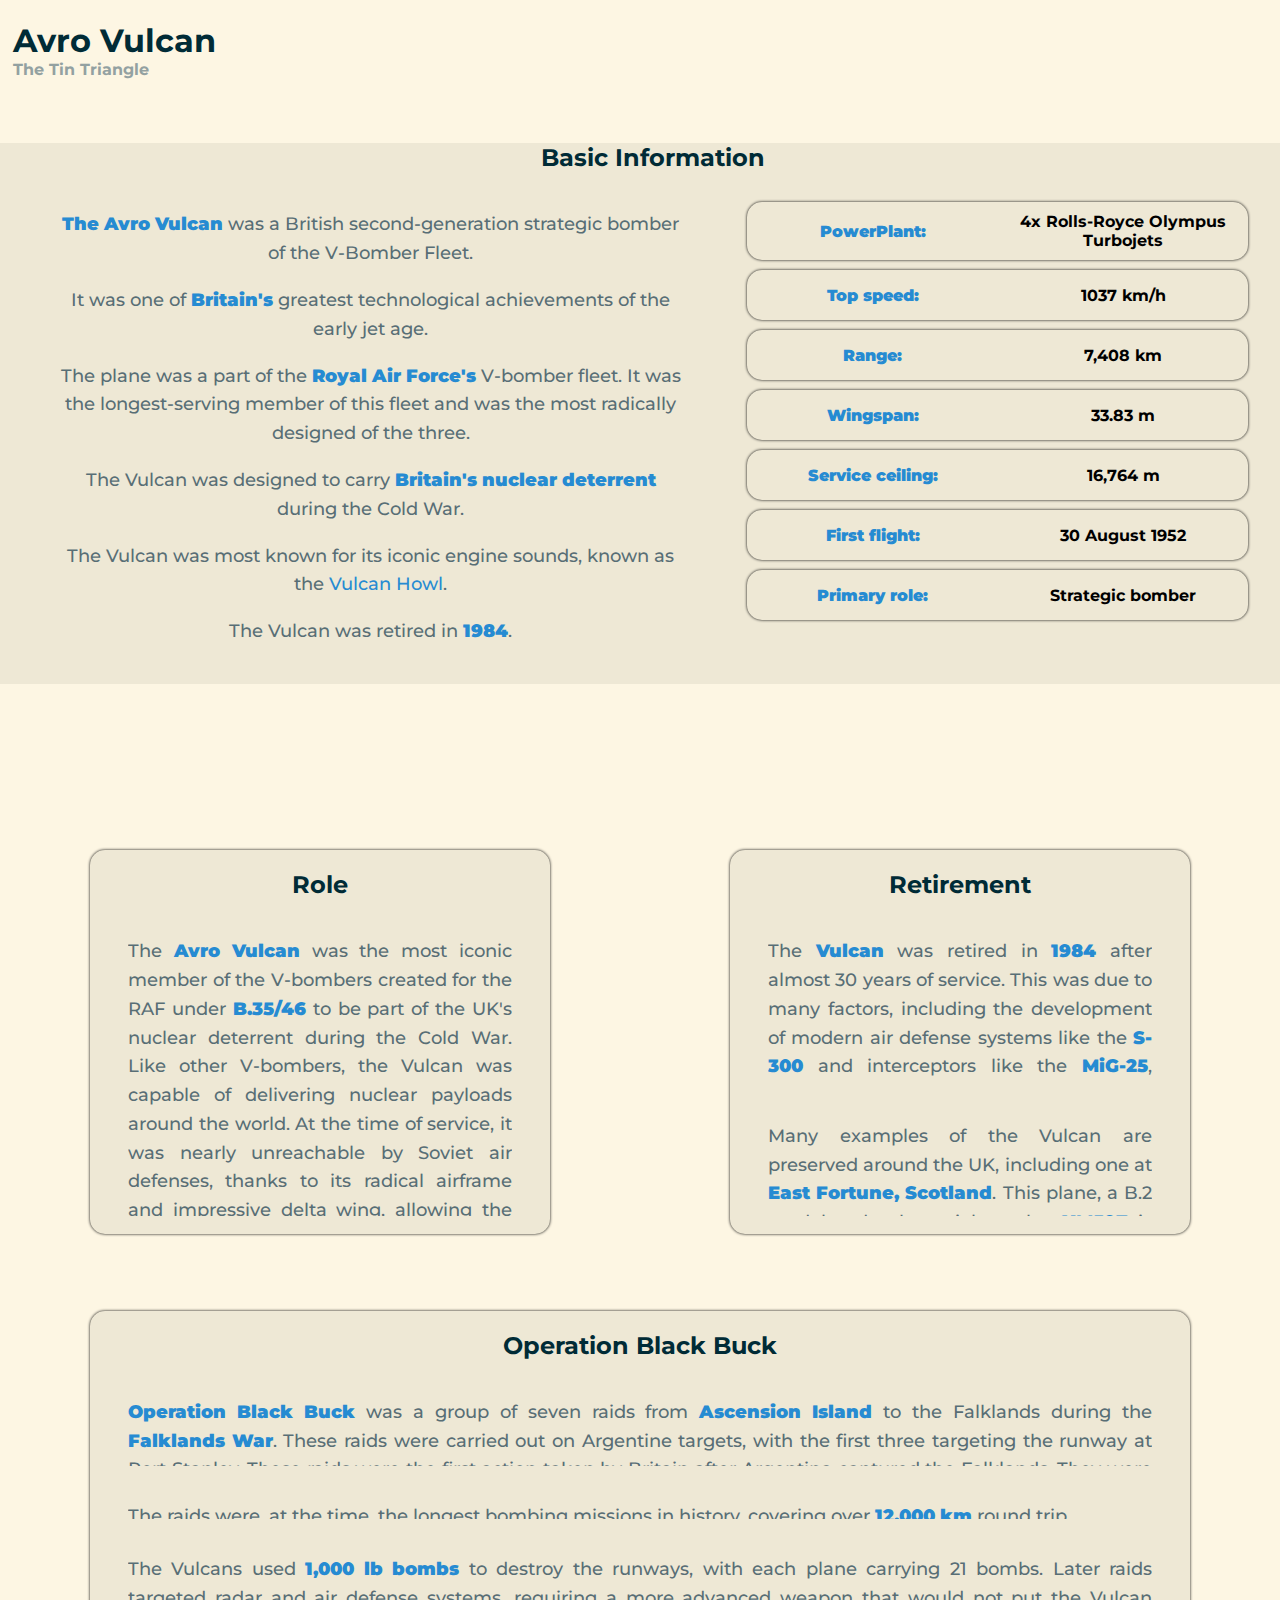
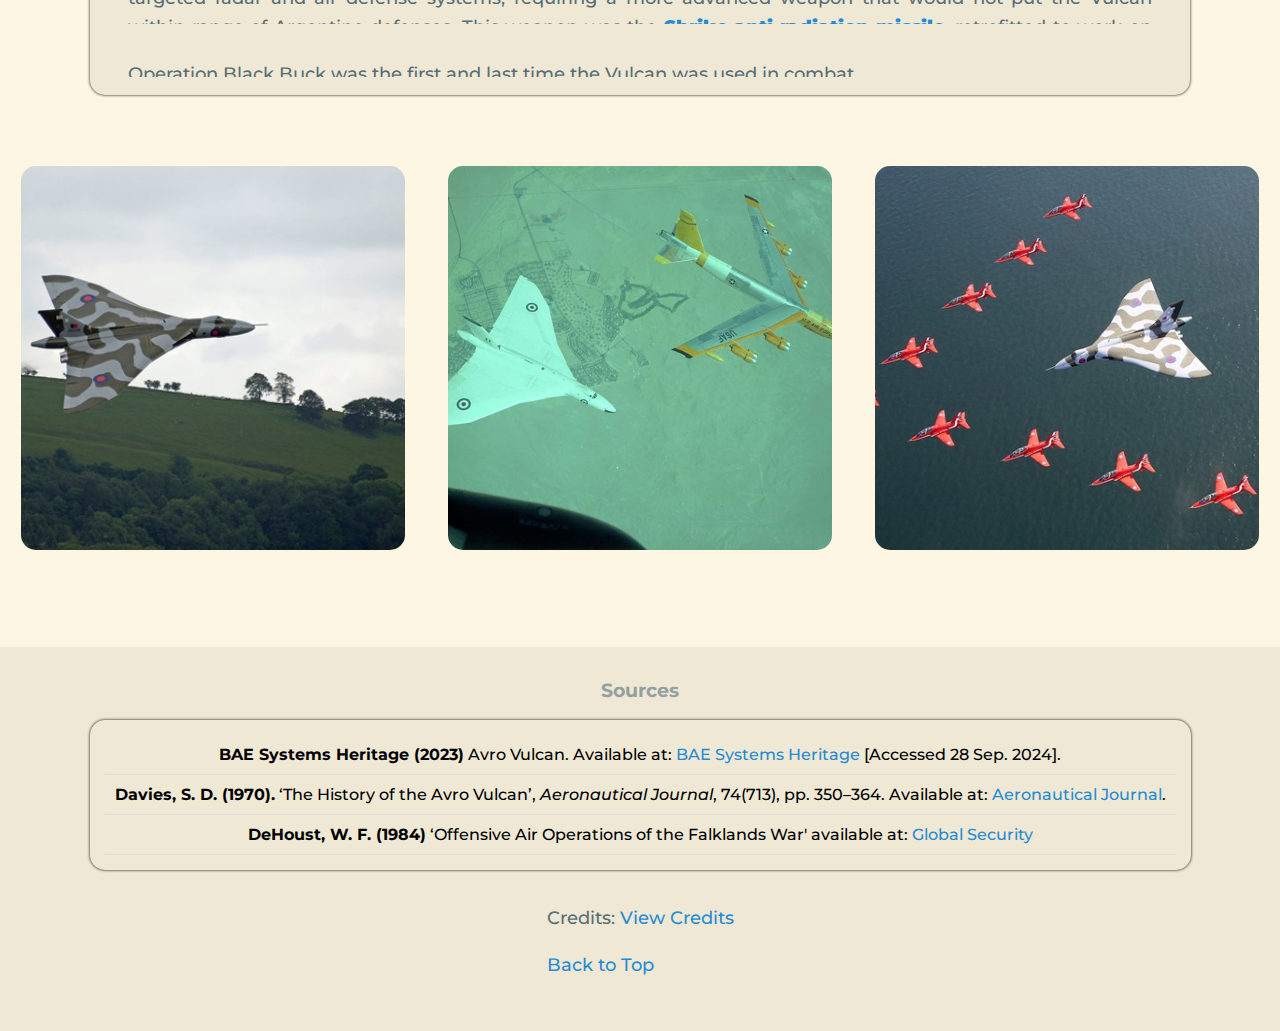
<file: TopicOne/personal/aaron/task1.7/index.html>
<!DOCTYPE html>
<html lang="en">
<head>
    <meta charset="UTF-8">
    <meta name="viewport" content="width=device-width, initial-scale=1.0">
    <meta name="description" content="Informational Page about the Avro Vulcan">

    <link rel="stylesheet" href="style.css">
    <link rel="preconnect" href="https://fonts.googleapis.com">
    <link rel="preconnect" href="https://fonts.gstatic.com" crossorigin>
    <link href="https://fonts.googleapis.com/css2?family=Montserrat:ital,wght@0,100..900;1,100..900&display=swap" rel="stylesheet">

    <title>Avro Vulcan</title>

</head>
<body>
    <header id="header">
        <h1>Avro Vulcan</h1>
        <h4>The Tin Triangle</h4>
    </header>
    <section class="ribben-section">
        <h2>Basic Information</h2>
        <div class="flex-container">
            <div class="flex-content" id="basic-text">
            <!--Text left-->
            <p><span class="highlight">The Avro Vulcan</span> was a British second-generation strategic bomber of the V-Bomber Fleet.</p>
            <p>It was one of <span class="highlight">Britain's</span> greatest technological achievements of the early jet age.</p>

            <p>The plane was a part of the <span class="highlight">Royal Air Force's</span> V-bomber fleet. It was the longest-serving member of this fleet and was the most radically designed of the three.</p>

            <p>The Vulcan was designed to carry <span class="highlight">Britain's nuclear deterrent</span> during the Cold War.</p>

            <p>The Vulcan was most known for its iconic engine sounds, known as the <a href="https://www.youtube.com/watch?v=w1igQoRqpBA">Vulcan Howl</a>.</p>

            <p>The Vulcan was retired in <span class="highlight">1984</span>.</p>
            </div>
            <div class="flex-content">
                <!--Table Right-->
                <table>
                    <tr>
                        <td class="highlight">PowerPlant:</td>
                        <td>4x Rolls-Royce Olympus Turbojets</td>
                    </tr>
                    <tr>
                        <td class="highlight">Top speed:</td>
                        <td>1037 km/h</td>
                    </tr>
                    <tr>
                        <td class="highlight">Range:</td>
                        <td>7,408 km</td>
                    </tr>
                    <tr>
                        <td class="highlight">Wingspan:</td>
                        <td>33.83 m</td>
                    </tr>
                    <tr>
                        <td class="highlight">Service ceiling:</td>
                        <td>16,764 m</td>
                    </tr>
                    <tr>
                        <td class="highlight">First flight:</td>
                        <td>30 August 1952</td>
                    </tr>
                    <tr>
                        <td class="highlight">Primary role:</td>
                        <td>Strategic bomber</td>
                    </tr>
                </table>
            </div>
        </div>
    </section>
    <section class="flex-container" id="details">
        <!--More details-->
        <article class="flex-content">
            <h2>Role</h2>
            <p>
                The <span class="highlight">Avro Vulcan</span> was the most iconic member of the V-bombers created for the RAF under <span class="highlight">B.35/46</span> to be part of the UK's nuclear deterrent during the Cold War. Like other V-bombers, the Vulcan was capable of delivering nuclear payloads around the world. At the time of service, it was nearly unreachable by Soviet air defenses, thanks to its radical airframe and impressive delta wing, allowing the aircraft to operate at high speeds and altitudes. It became a critical part of <span class="highlight">Britain's nuclear triad</span>.
            </p>
        </article>
        
        <article class="flex-content">  
            <h2>Retirement</h2>
            <p>
                The <span class="highlight">Vulcan</span> was retired in <span class="highlight">1984</span> after almost 30 years of service. This was due to many factors, including the development of modern air defense systems like the <span class="highlight">S-300</span> and interceptors like the <span class="highlight">MiG-25</span>, which made the Vulcan unable to compete. It was replaced by smaller and more modern aircraft like the Anglo-French <span class="highlight">SEPECAT Jaguar</span> and the <span class="highlight">Panavia Tornado</span>, both of which could perform the Vulcan's role.
            </p>
            <p>
                Many examples of the Vulcan are preserved around the UK, including one at <span class="highlight">East Fortune, Scotland</span>. This plane, a B.2 model under the serial number <span class="highlight">XM597</span>, is notable for being one of the only Vulcans to see combat during the <span class="highlight">Falklands War</span> in 1982.
            </p>
        </article>
        
        <article class="flex-content" id="widthDouble">
            <h2>Operation Black Buck</h2>
            <p>
                <span class="highlight">Operation Black Buck</span> was a group of seven raids from <span class="highlight">Ascension Island</span> to the Falklands during the <span class="highlight">Falklands War</span>. These raids were carried out on Argentine targets, with the first three targeting the runway at Port Stanley. These raids were the first action taken by Britain after Argentina captured the Falklands. They were partially successful, with the runway being put out of action for a short time.
            </p>

            <p>
                The raids were, at the time, the longest bombing missions in history, covering over <span class="highlight">12,000 km</span> round trip.
            </p>

            <p>
                The Vulcans used <span class="highlight">1,000 lb bombs</span> to destroy the runways, with each plane carrying 21 bombs. Later raids targeted radar and air defense systems, requiring a more advanced weapon that would not put the Vulcan within range of Argentine defenses. This weapon was the <span class="highlight">Shrike anti-radiation missile</span>, retrofitted to work on the Vulcan via external pylons.
            </p>

            <p>
                Operation Black Buck was the first and last time the Vulcan was used in combat.
            </p>
        </article>
    </section>
    
    <section class="flex-container" id="gallery">
        <!--Photos-->
        <img src="images/gallery/valcan_flyby.jpg" alt="An Avro Vulcan flying over the ground" class="flex-content">
        <img src="images/gallery/valcan_b52.jpg" alt="An Avro Vulcan flying in formation with a B-52" class="flex-content">
        <img src="images/gallery/red_arrow_vulcan.jpg" alt="An Avro Vulcan flying in formation with the Red Arrows' BAE Hawks" class="flex-content">
    </section>
    
    <footer>
        <div class="flex-container">
            <div class="flex-content">
                <h3>Sources</h3>
                <ul class="source-list">
                    <li>
                        <strong>BAE Systems Heritage (2023)</strong> 
                        Avro Vulcan. Available at: 
                        <a href="https://www.baesystems.com/en/heritage/avro----vulcan#:~:text=The%20A.V." target="_blank" rel="noopener noreferrer">BAE Systems Heritage</a> 
                        [Accessed 28 Sep. 2024].
                    </li>
                    <li>
                        <strong>Davies, S. D. (1970).</strong> 
                        ‘The History of the Avro Vulcan’, <em>Aeronautical Journal</em>, 74(713), pp. 350–364. Available at: 
                        <a href="https://doi.org/10.1017/S0001924000047734" target="_blank" rel="noopener noreferrer">Aeronautical Journal</a>.
                    </li>
                    <li>
                        <strong>DeHoust, W. F. (1984)</strong>
                        ‘Offensive Air Operations of the Falklands War'
                        available at: 
                        <a href="https://www.globalsecurity.org/military/library/report/1984/WDH.htm" target="_blank" rel="noopener noreferrer">Global Security</a>
                    </li>
                </ul>
            </div>
            <div class="flex-content">
                <p>Credits: 
                    <a href="./CREDITS.md" target="_blank" rel="noopener noreferrer">View Credits</a>
                </p>
                <p>
                    <a href="#header">Back to Top</a>
                </p>
            </div>

        </div>
    </footer>
</body>
</html>
</file>
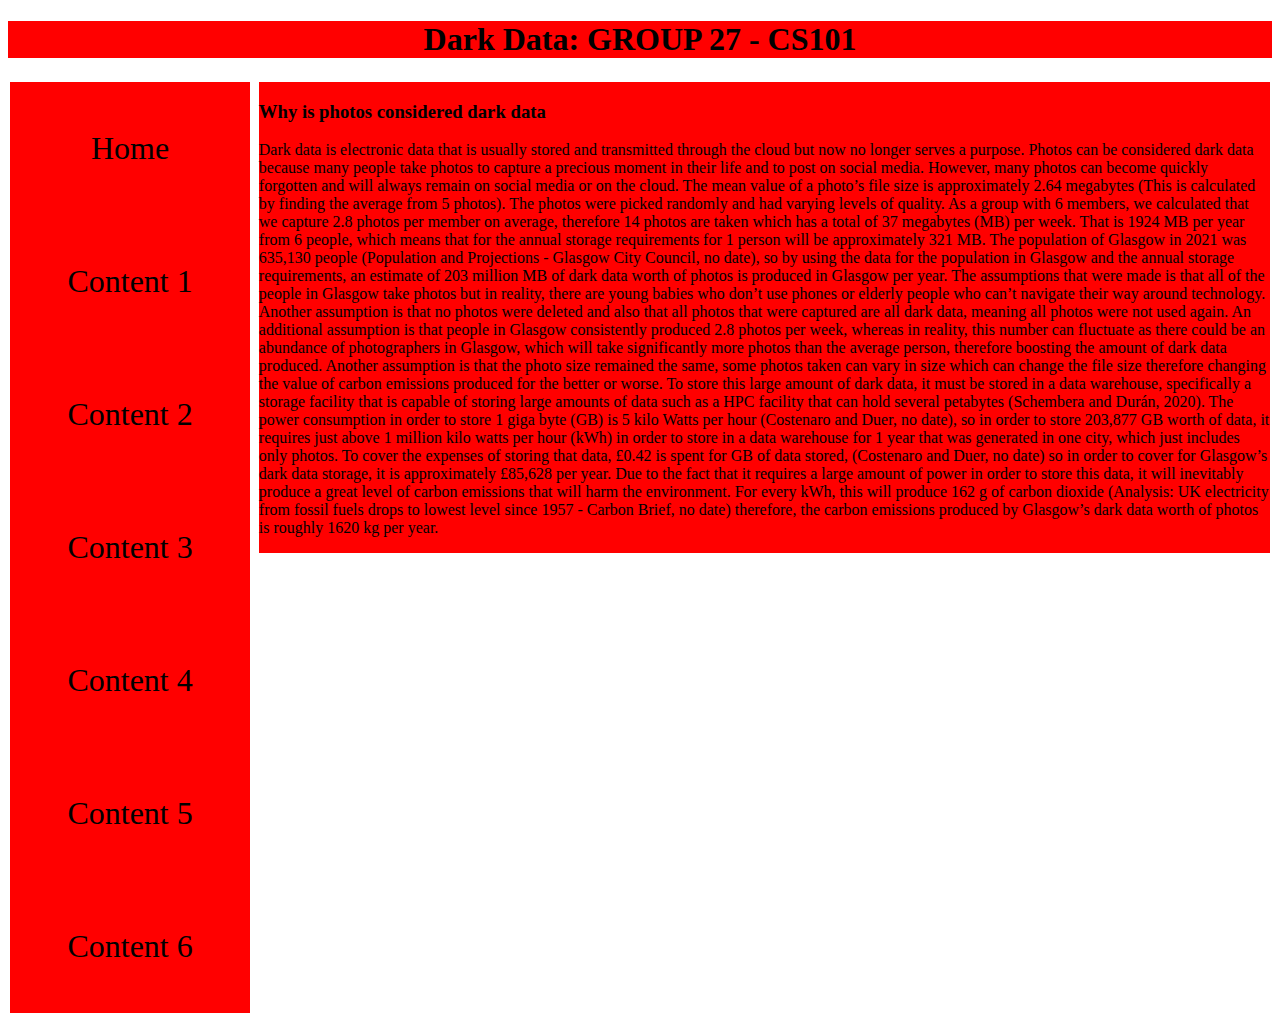
<file: stageThree/photo1.html>
<!DOCTYPE html>
<html>
    <head>
        <link rel="stylesheet" href="style.css">
    </head>
    <body>
        <header>
        <h1>Dark Data: GROUP 27 - CS101</h1>
        </header>
        
        <div id="navigation">
            <nav>
                <ul>
                <li><a>Home</a></li>
                <li><a>Content 1</a></li>
                <li><a>Content 2</a></li>
                <li><a>Content 3</a></li>
                <li><a>Content 4</a></li>
                <li><a>Content 5</a></li>
                <li><a>Content 6</a></li>
                </ul>
            </nav>
        </div>
        
        <div id="content">
            <h3>Why is photos considered dark data</h3>
            <p>Dark data is electronic data that is usually stored and transmitted through the cloud but now no longer serves a purpose. Photos can be considered dark data because many people take photos to capture a precious moment in their life and to post on social media. However, many photos can become quickly forgotten and will always remain on social media or on the cloud.
            
            The mean value of a photo’s file size is approximately 2.64 megabytes (This is calculated by finding the average from 5 photos).  The photos were picked randomly and had varying levels of quality. As a group with 6 members, we calculated that we capture 2.8 photos per member on average, therefore 14 photos are taken which has a total of 37 megabytes (MB) per week. That is 1924 MB per year from 6 people, which means that for the annual storage requirements for 1 person will be approximately 321 MB.  The population of Glasgow in 2021 was 635,130 people (Population and Projections - Glasgow City Council, no date), so by using the data for the population in Glasgow and the annual storage requirements, an estimate of 203 million MB of dark data worth of photos is produced in Glasgow per year. The assumptions that were made is that all of the people in Glasgow take photos but in reality, there are young babies who don’t use phones or elderly people who can’t navigate their way around technology. Another assumption is that no photos were deleted and also that all photos that were captured are all dark data, meaning all photos were not used again.  An additional assumption is that people in Glasgow consistently produced 2.8 photos per week, whereas in reality, this number can fluctuate as there could be an abundance of photographers in Glasgow, which will take significantly more photos than the average person, therefore boosting the amount of dark data produced. Another assumption is that the photo size remained the same, some photos taken can vary in size which can change the file size therefore changing the value of carbon emissions produced for the better or worse. 
            
            To store this large amount of dark data, it must be stored in a data warehouse, specifically a storage facility that is capable of storing large amounts of data such as a HPC facility that can hold several petabytes (Schembera and Durán, 2020). The power consumption in order to store 1 giga byte (GB) is 5 kilo Watts per hour (Costenaro and Duer, no date), so in order to store 203,877 GB worth of data, it requires just above 1 million kilo watts per hour (kWh) in order to store in a data warehouse for 1 year that was generated in one city, which just includes only photos. To cover the expenses of storing that data, £0.42 is spent for GB of data stored, (Costenaro and Duer, no date) so in order to cover for Glasgow’s dark data storage, it is approximately £85,628 per year. Due to the fact that it requires a large amount of power in order to store this data, it will inevitably produce a great level of carbon emissions that will harm the environment. For every kWh, this will produce 162 g of carbon dioxide (Analysis: UK electricity from fossil fuels drops to lowest level since 1957 - Carbon Brief, no date) therefore, the carbon emissions produced by Glasgow’s dark data worth of photos is roughly 1620 kg per year.
            </p>
        </div>

    </body>
</html>
</file>
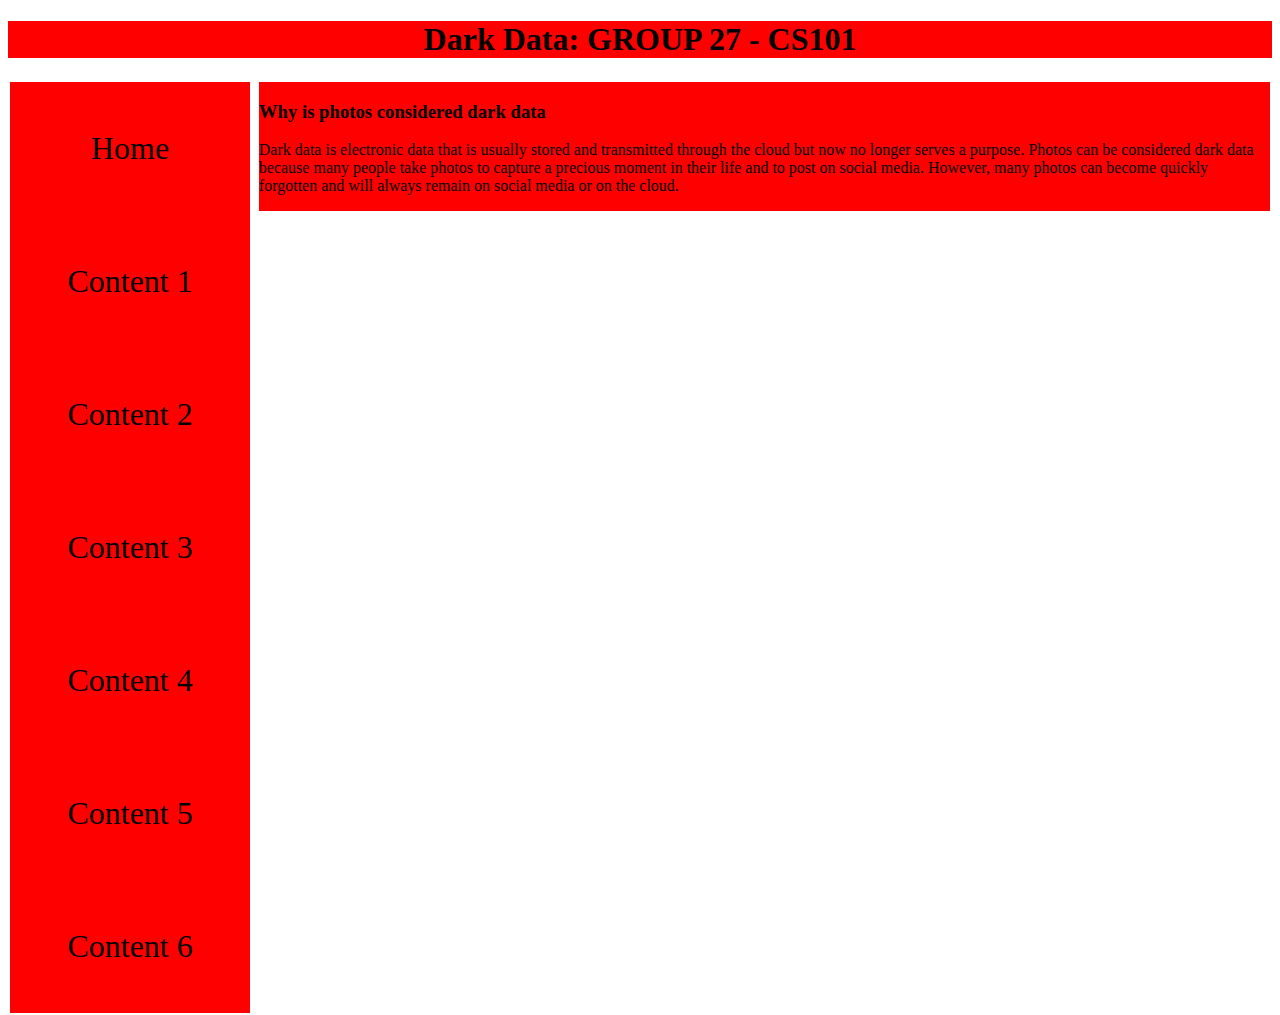
<file: stageThree/photoWebHZ.html>
<!DOCTYPE html>
<html>
    <head>
        <link rel="stylesheet" href="style.css">
    </head>
    <body>
        <header>
        <h1>Dark Data: GROUP 27 - CS101</h1>
        </header>
        
        <div id="navigation">
            <nav>
                <ul>
                <li><a>Home</a></li>
                <li><a>Content 1</a></li>
                <li><a>Content 2</a></li>
                <li><a>Content 3</a></li>
                <li><a>Content 4</a></li>
                <li><a>Content 5</a></li>
                <li><a>Content 6</a></li>
                </ul>
            </nav>
        </div>
        
        <div id="content">
            <h3>Why is photos considered dark data</h3>
            <p>Dark data is electronic data that is usually stored and transmitted through the cloud but now no longer serves a purpose. Photos can be considered dark data because many people take photos to capture a precious moment in their life and to post on social media. However, many photos can become quickly forgotten and will always remain on social media or on the cloud. </p>
        </div>

    </body>
</html>
</file>
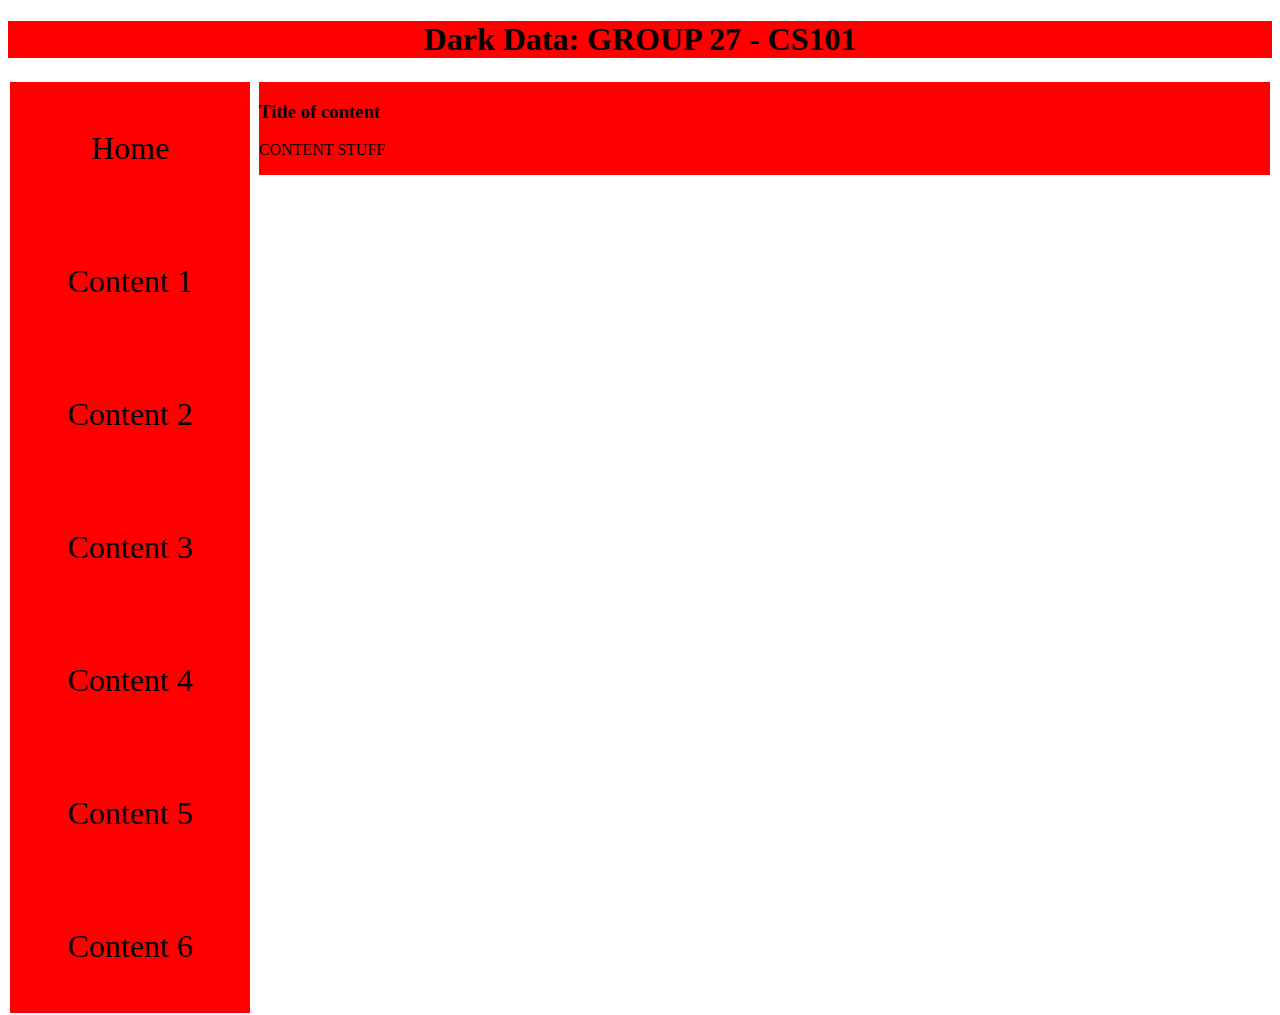
<file: stageThree/template.html>
<!DOCTYPE html>
<html>
    <head>
        <link rel="stylesheet" href="style.css">
    </head>
    <body>
        <header>
        <h1>Dark Data: GROUP 27 - CS101</h1>
        </header>
        
        <div id="navigation">
            <nav>
                <ul>
                <li><a>Home</a></li>
                <li><a>Content 1</a></li>
                <li><a>Content 2</a></li>
                <li><a>Content 3</a></li>
                <li><a>Content 4</a></li>
                <li><a>Content 5</a></li>
                <li><a>Content 6</a></li>
                </ul>
            </nav>
        </div>
        
        <div id="content">
            <h3>Title of content</h3>
            <p>CONTENT STUFF</p>
        </div>

    </body>
</html>
</file>
<file: TopicOne/personal/aaron/task1.7/style.css>
:root {
    --color-bg: #fdf6e3;          
    --color-bg-alt: #eee8d5;      
    --color-h-main: #002b36;      
    --color-h-sec: #93a1a1;       
    --color-tx-main: #586e75;     
    --color-tx-highlight: #268bd2;
    --color-tx-highlight2: #cb4b16;
    --color-link-hover: #005f73;   
    --color-card-bg: #ffffff;      
    --color-card-bg-dark: #073642; 

    --border-radius: 15px;        
    --box-shadow: 0 0 3px black; 
    --transition-time: 0.5s;      
}

@media (prefers-color-scheme: dark) {
    :root {
        --color-bg: #002b36;       
        --color-bg-alt: #073642;     
        --color-h-main: #fdf6e3;     
        --color-h-sec: #93a1a1;      
        --color-tx-main: #93a1a1;    
        --color-link-hover: #e0fbfc;  
        --color-card-bg: #073642;     
        --color-card-bg-dark: #002b36; 

        --box-shadow: 0 0 5px white;  
    }
}

body {
    background-color: var(--color-bg);
    margin: 0;
    font-family: "Montserrat", sans-serif;
    font-weight: 500;
}

p {
    font-size: clamp(8px, 1.5vw, 18px);
    line-height: 1.6;
    text-align: justify;
    overflow: auto;
    color: var(--color-tx-main);
}

h1, h2 {
    color: var(--color-h-main);
}

h3, h4 {
    color: var(--color-h-sec);
}

.highlight {
    color: var(--color-tx-highlight); 
    font-weight: 900;
}

a {
    color: var(--color-tx-highlight); 
    text-decoration: none; 
}

a:hover {
    text-decoration: underline; 
    color: var(--color-link-hover);
}

img {
    max-width: 100%;
    height: auto;
    transition: transform var(--transition-time);
}

header {
    padding-left: 1%;
    background-color: var(--color-bg);
    margin-bottom: 5%;
}

header h1 {
    color: var(--color-h-main);
    margin-bottom: 0;
}

header h4 {
    color: var(--color-h-sec);
    margin: 0;
}

.ribben-section {
    text-align: center;
    background-color: var(--color-bg-alt);
    padding-left: 2%;
    margin-bottom: 10%;
}

#basic-text {
    width: 50%;
}

#basic-text p {
    text-align: center;
}

.flex-container {
    display: flex;
    flex-wrap: wrap;
    flex-direction: row;
    justify-content: space-around;
    padding-bottom: 20px;
    width: 100%;
}

table {
    border-collapse: separate;
    border-spacing: 0 10px;
    width: 100%;
    font-weight: 700;
}

td {
    border: none;
    padding: 10px 20px;
    width: 50%;
    text-align: center;
}

tr {
    border-radius: var(--border-radius);
    background-color: transparent;
    margin-bottom: 10px;
    height: 50px;
    box-shadow: var(--box-shadow);
    transition: transform var(--transition-time);
}

tr:hover {
    transform: scale(1.05);
}

#details article {
    display: flex;
    text-align: center;
    flex-direction: column;
    margin: 3%;
}

article {
    background-color: var(--color-bg-alt);
    border-radius: var(--border-radius);
    height: 30vw;
    width: 30vw;
    box-shadow: var(--box-shadow);
    transition: transform var(--transition-time);
    padding-left: 3%;
    padding-right: 3%;
}

article:hover {
    transform: scale(1.05);
}

#widthDouble {
    width: 80vw;
}

#gallery img {
    border-radius: var(--border-radius);
    height: 30vw;
    width: 30vw;
    margin: 1%;
    object-fit: cover;
    transition: transform var(--transition-time);
}

#gallery img:hover {
    transform: scale(1.05);
}

.source-list {
    list-style-type: none;
    background-color: var(--color-bg-alt); 
    border-radius: var(--border-radius); 
    box-shadow: var(--box-shadow); 
    padding: 15px; 
}

.source-list li {
    padding: 10px; 
    border-bottom: 1px solid #ddd; 
}

footer {
    background-color: var(--color-bg-alt);
    text-align: center;
    padding: 1%;
    margin-top: 5%;
}

@media screen and (max-width: 720px) {
    .flex-container {
        flex-direction: column;
        align-content: center;
    }

    .flex-content {
      text-align: center;
      align-self: center;
    }

    body {
        display: flex;
        flex-direction: column;
    }

    p {
        font-size: clamp(10%, 4vw, 18px);
    }

    article,
    img,
    #widthDouble {
        width: 70vw;
        height: 70vw;
        margin: 5%;
    }

    header {
        text-align: center;
    }
}
</file>
<file: stageThree/style.css>
header {
    background-color: red;
    margin: 0;
}

div {
    margin: 2px;
    background-color: red;
}

h1 {
    text-align: center;
}

li a {
    text-align: center;
    font-size: 200%;
    display: block;
    padding: 20%;
}

ul {
  list-style-type: none;
  margin: 0;
  padding: 0;
  width: 100%;
}

li a:hover {
  background-color: #555;
  color: white;
}

#navigation {
    width: 19%;
    background-color: red;
    float: left;
}

#content {
    width: 80%;
    float: right;
}
</file>
